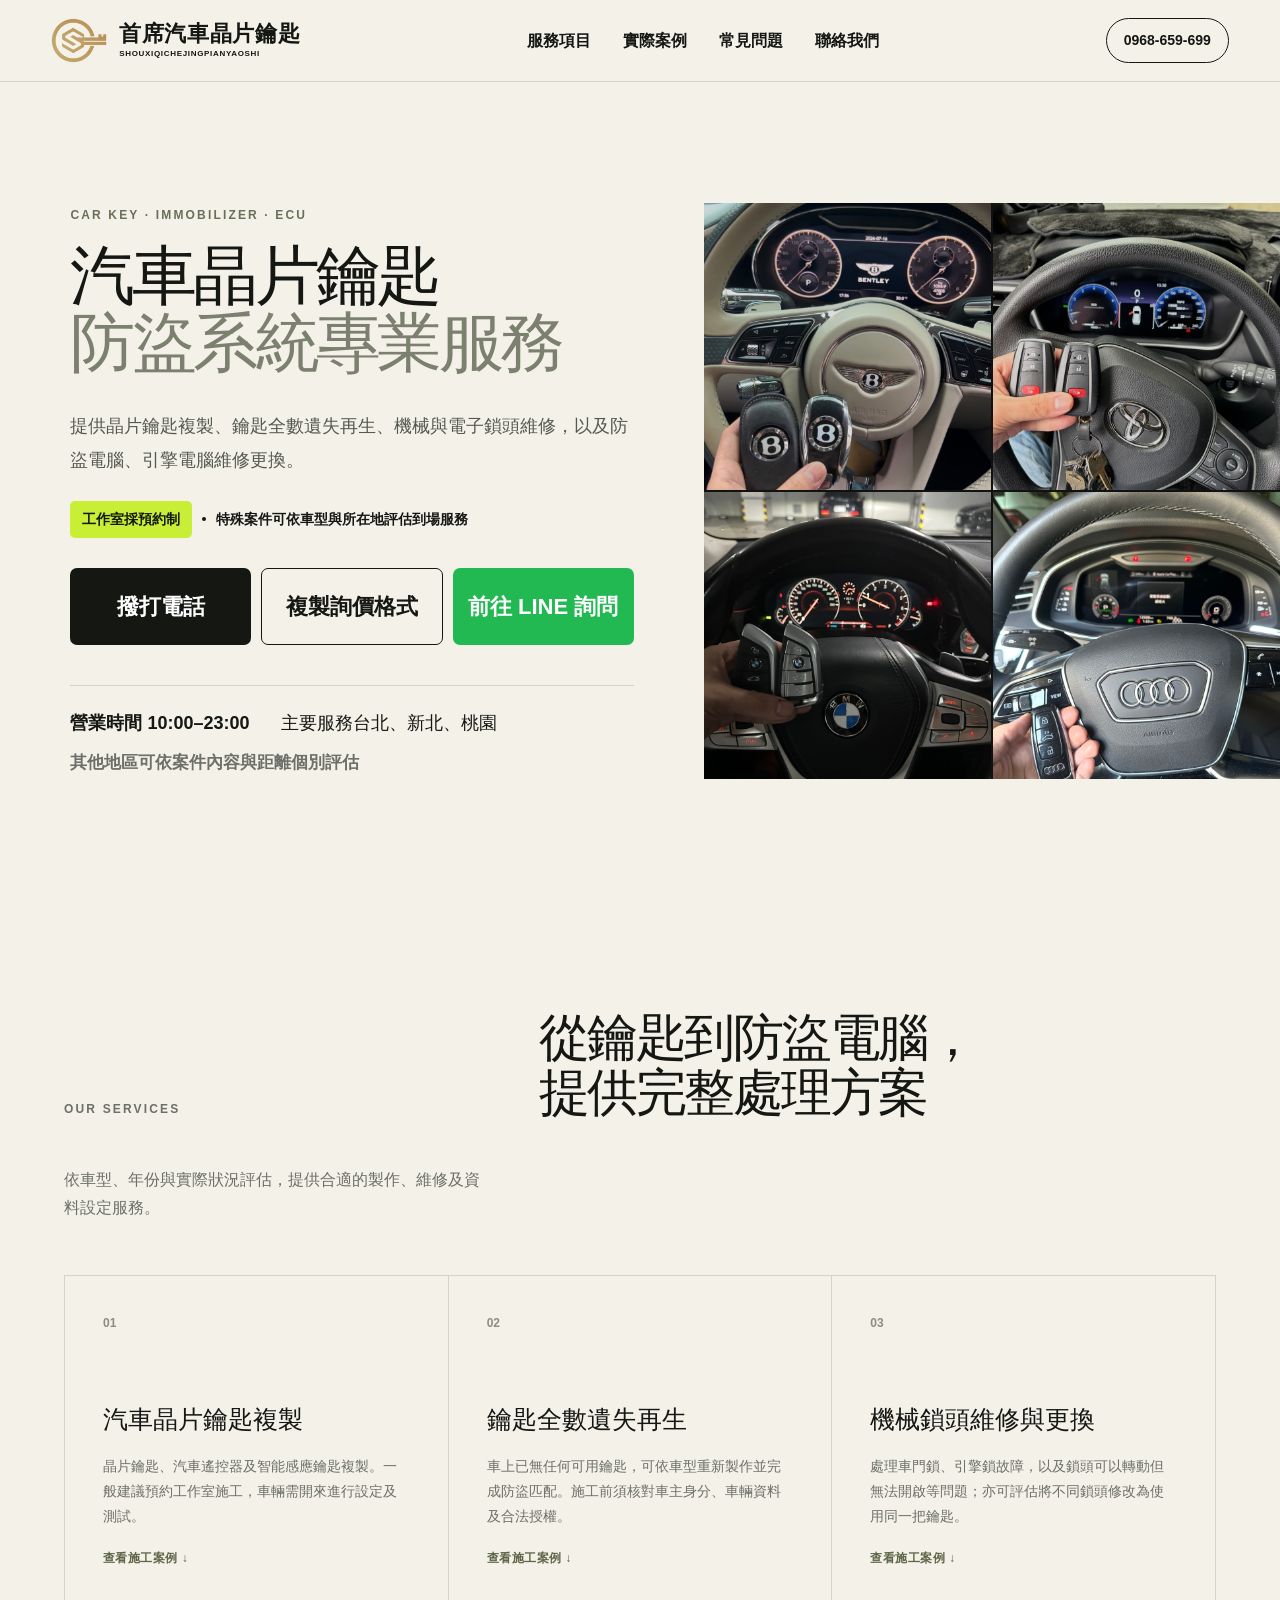
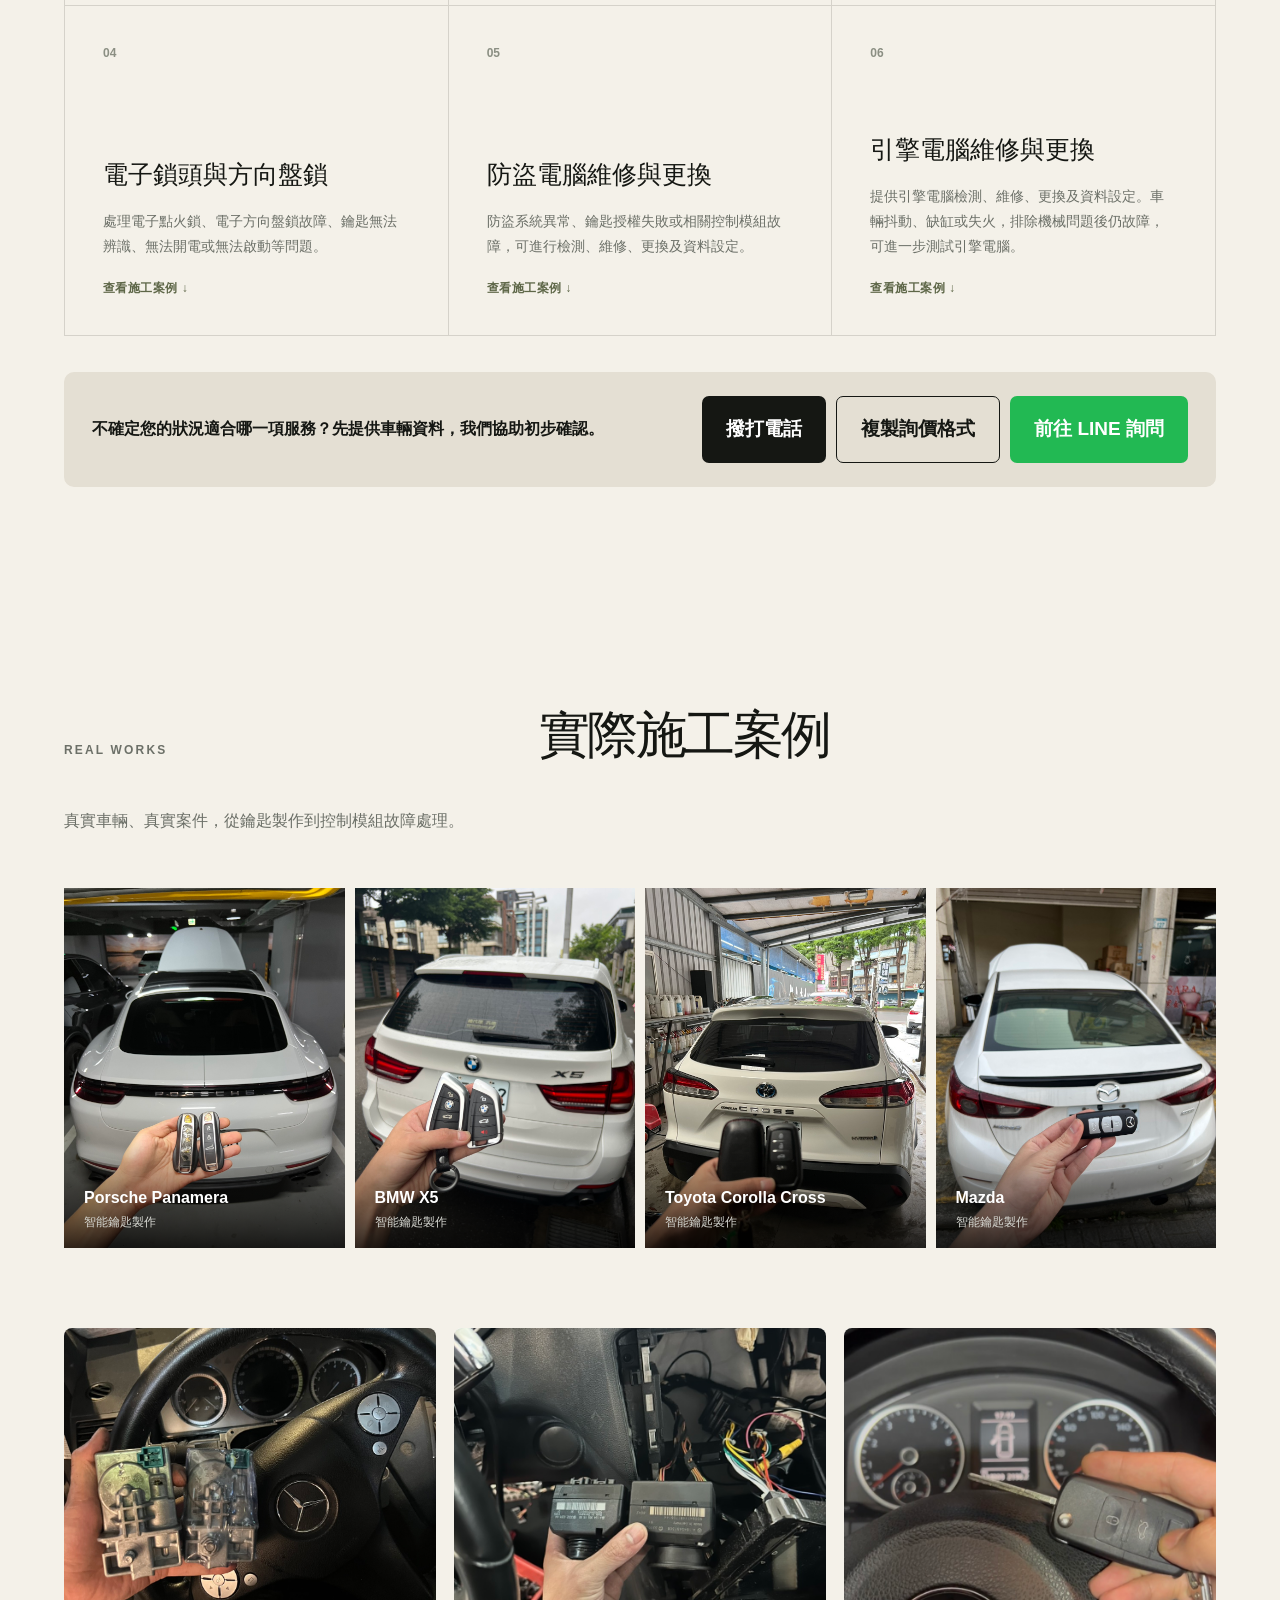
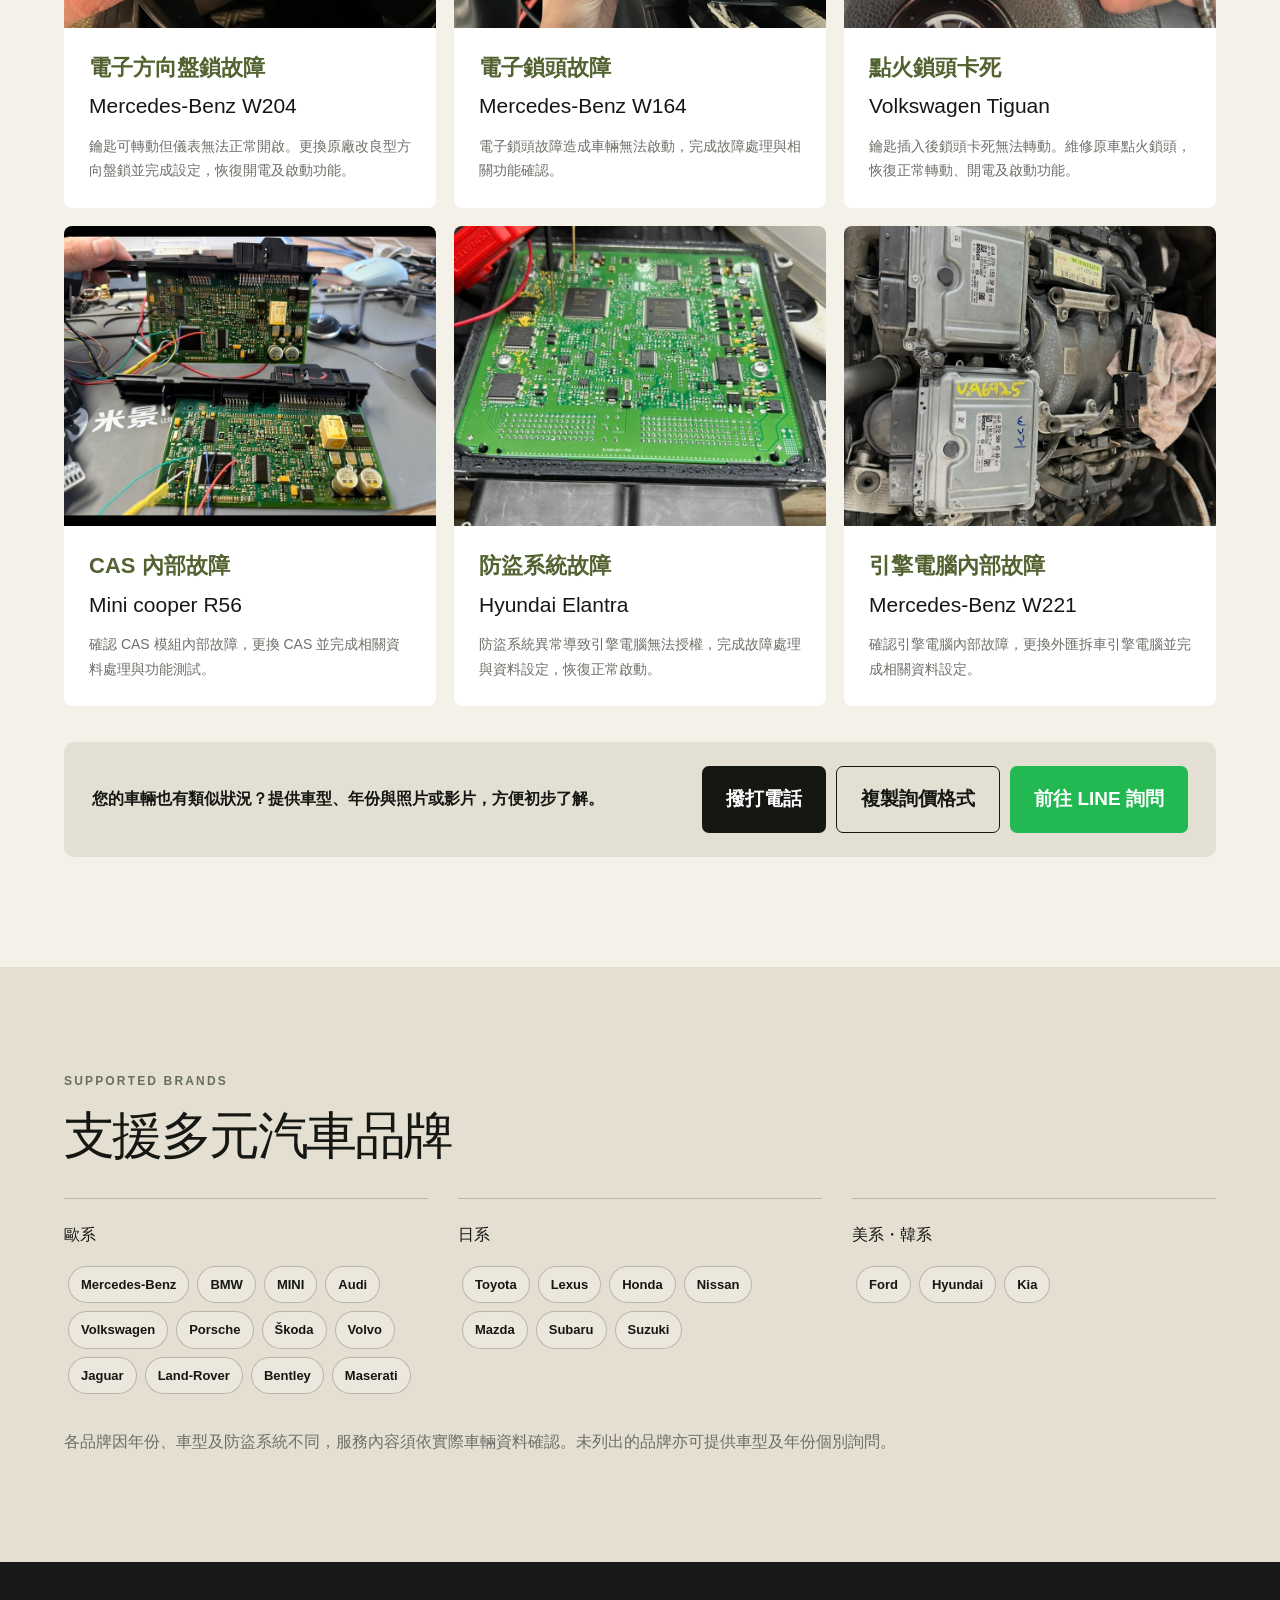
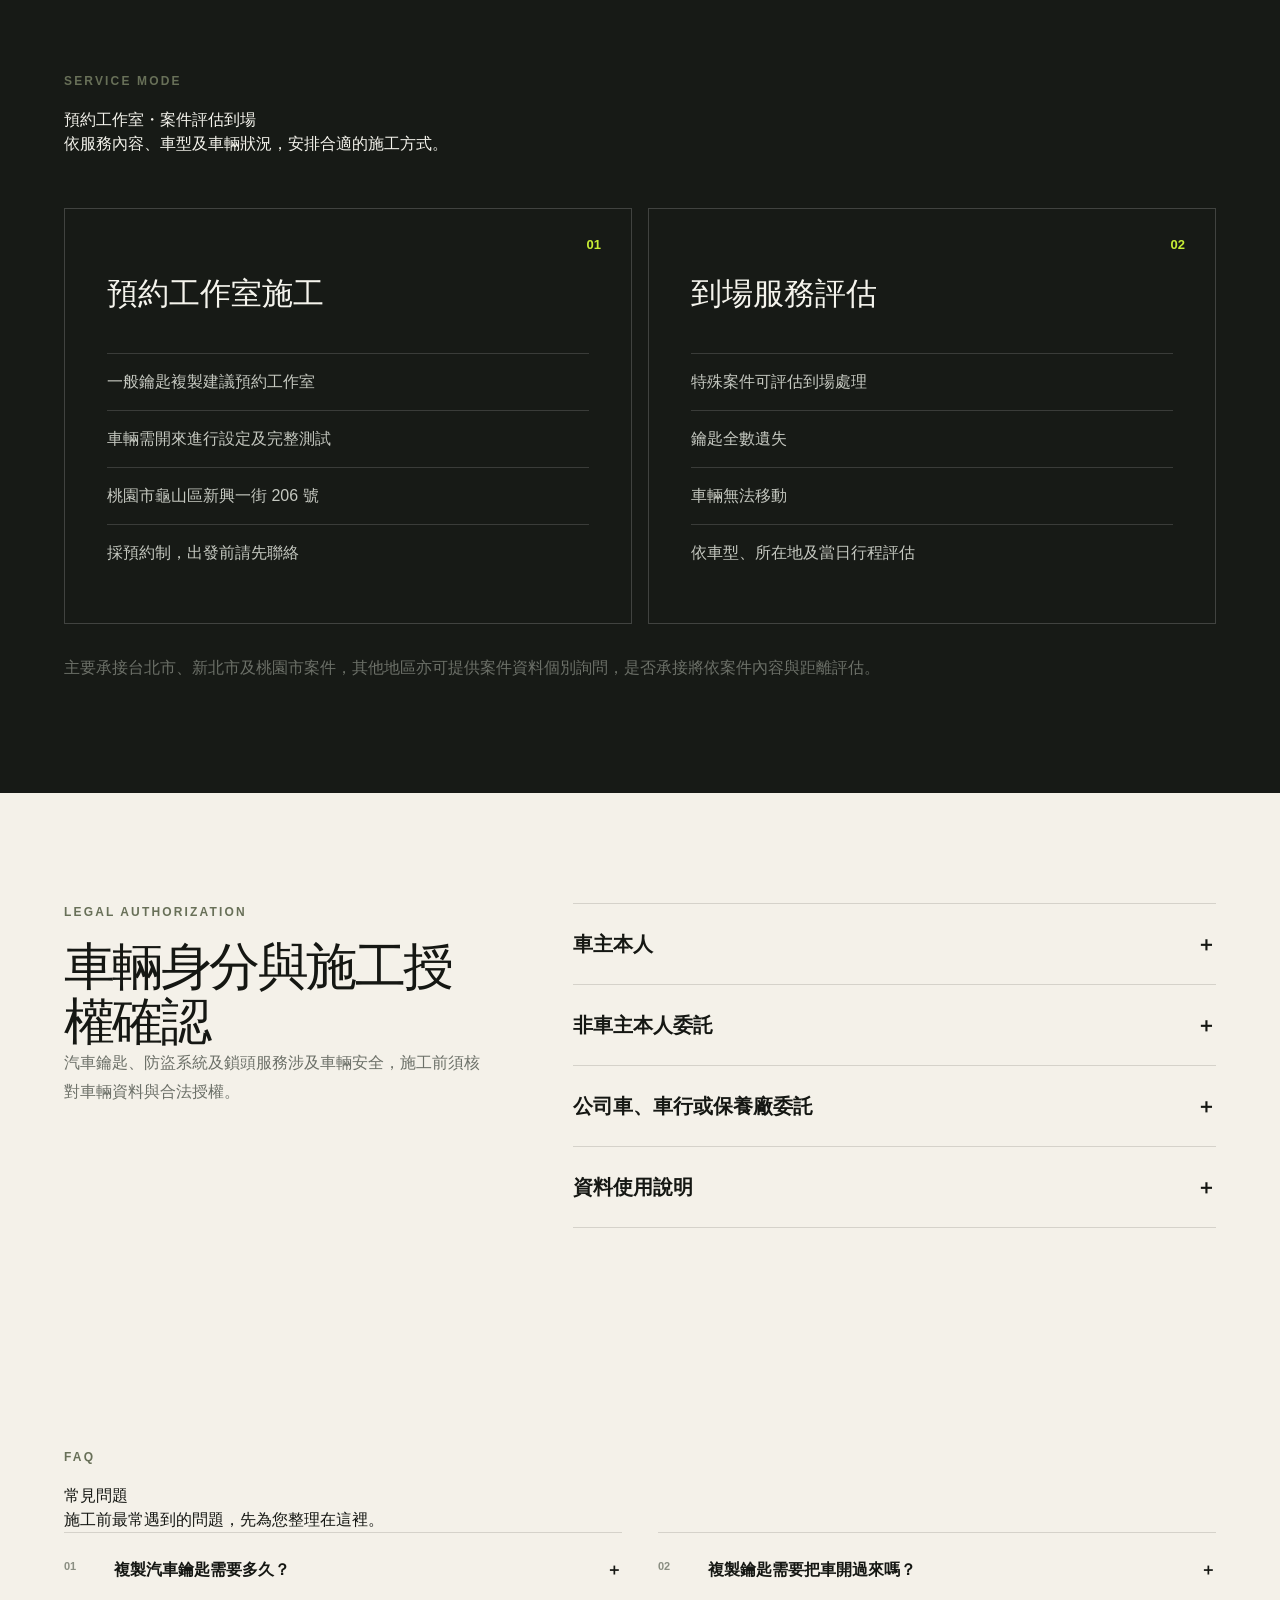
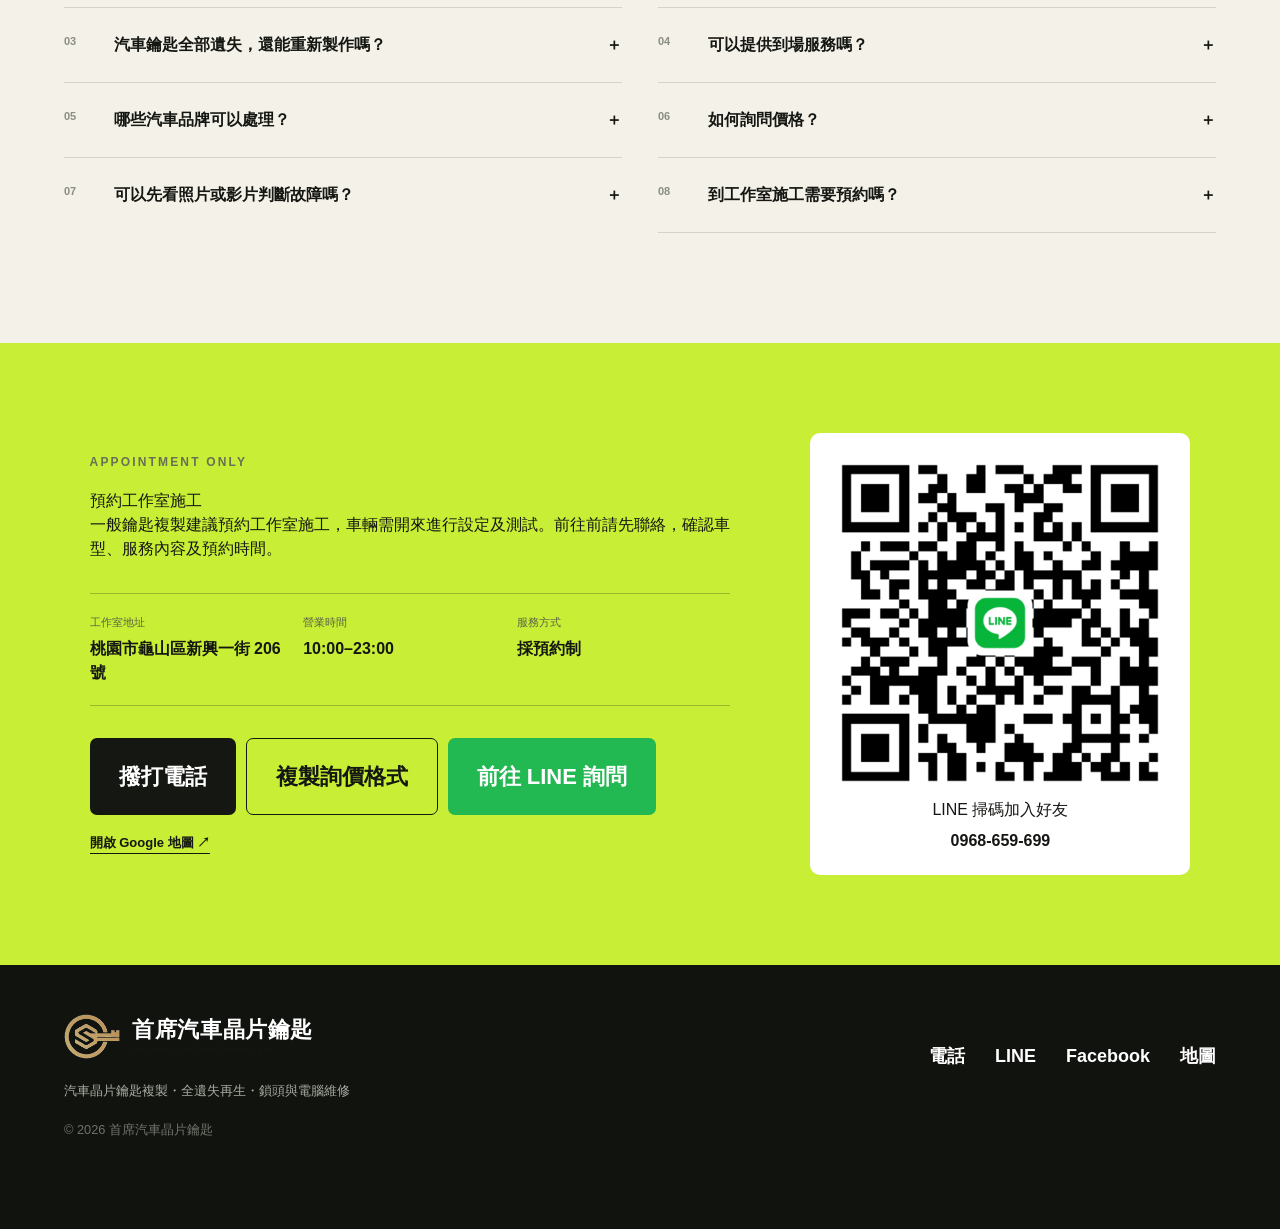
<file: index.html>
<!doctype html>
<html lang="zh-Hant">
<head>
  <meta charset="utf-8">
  <meta name="viewport" content="width=device-width, initial-scale=1">
  <!-- Google Tag Manager -->
  <script>(function(w,d,s,l,i){w[l]=w[l]||[];w[l].push({'gtm.start':
  new Date().getTime(),event:'gtm.js'});var f=d.getElementsByTagName(s)[0],
  j=d.createElement(s),dl=l!='dataLayer'?'&l='+l:'';j.async=true;j.src=
  'https://www.googletagmanager.com/gtm.js?id='+i+dl;f.parentNode.insertBefore(j,f);
  })(window,document,'script','dataLayer','GTM-NBX857CV');</script>
  <!-- End Google Tag Manager -->
  <title>桃園汽車晶片鑰匙複製、全遺失與鎖頭維修｜首席汽車晶片鑰匙</title>
  <meta name="description" content="提供汽車晶片鑰匙複製、智能鑰匙全遺失再生、機械鎖頭、電子方向盤鎖、防盜電腦及引擎電腦維修。工作室位於桃園龜山，主要服務台北、新北及桃園，採預約制。">
  <meta name="keywords" content="桃園汽車晶片鑰匙,龜山汽車鑰匙,汽車鑰匙複製,汽車鑰匙全遺失,汽車鎖頭維修,電子方向盤鎖維修,防盜電腦維修,引擎電腦維修">
  <meta name="robots" content="index, follow">
  <link rel="canonical" href="https://carkey.help/">
  <link rel="icon" href="images/logo-mark.png">
  <link rel="apple-touch-icon" href="images/logo-mark.png">
  <meta property="og:title" content="桃園汽車晶片鑰匙複製、全遺失與鎖頭維修｜首席汽車晶片鑰匙">
  <meta property="og:description" content="提供汽車晶片鑰匙複製、智能鑰匙全遺失再生、機械鎖頭、電子方向盤鎖、防盜電腦及引擎電腦維修。工作室位於桃園龜山，主要服務台北、新北及桃園，採預約制。">
  <meta property="og:url" content="https://carkey.help/">
  <meta property="og:site_name" content="首席汽車晶片鑰匙">
  <meta property="og:type" content="website">
  <meta property="og:locale" content="zh_TW">
  <meta property="og:image" content="https://carkey.help/images/hero-bentley.jpg">
  <meta property="og:image:alt" content="首席汽車晶片鑰匙服務案例">
  <meta name="twitter:card" content="summary_large_image">
  <meta name="twitter:title" content="桃園汽車晶片鑰匙複製、全遺失與鎖頭維修｜首席汽車晶片鑰匙">
  <meta name="twitter:description" content="汽車晶片鑰匙複製、全遺失再生、鎖頭、防盜電腦及引擎電腦維修。">
  <meta name="twitter:image" content="https://carkey.help/images/hero-bentley.jpg">
  <script type="application/ld+json">
  {"@context":"https://schema.org","@type":"LocalBusiness","@id":"https://carkey.help/#business","name":"首席汽車晶片鑰匙","url":"https://carkey.help/","image":"https://carkey.help/images/hero-bentley.jpg","logo":"https://carkey.help/images/logo-mark.png","telephone":"+886-968-659-699","description":"汽車晶片鑰匙複製、全遺失再生、機械與電子鎖頭、防盜電腦及引擎電腦維修。","address":{"@type":"PostalAddress","streetAddress":"新興一街206號","addressLocality":"龜山區","addressRegion":"桃園市","addressCountry":"TW"},"openingHours":"Mo-Su 10:00-23:00","areaServed":["台北市","新北市","桃園市"],"sameAs":["https://www.facebook.com/profile.php?id=100082977680692","https://line.me/ti/p/Nu9ENJ66Ew"]}
  </script>
  <!-- Google tag (gtag.js) -->
  <script async src="https://www.googletagmanager.com/gtag/js?id=G-WDZBRLLWKF"></script>
  <script>
    window.dataLayer = window.dataLayer || [];
    function gtag(){dataLayer.push(arguments);}
    gtag('js', new Date());
    // Google Analytics
    gtag('config', 'G-WDZBRLLWKF');
    // Google Ads 基本追蹤
    gtag('config', 'AW-10944580448');
  </script>
  <!-- Google Ads 轉換追蹤事件 -->
  <script>window.addEventListener('load',function(){document.querySelectorAll('a[href*="tel:"]').forEach(function(phoneLink){phoneLink.addEventListener('click',function(){gtag('event','conversion',{'send_to':'AW-10944580448/S9XFCK-IxYAbEOCW5OIo'});});});});</script>
  <script>window.addEventListener('load',function(){document.querySelectorAll('a[href*="maps"]').forEach(function(mapLink){mapLink.addEventListener('click',function(){gtag('event','conversion',{'send_to':'AW-10944580448/Tij5CNaIxYAbEOCW5OIo'});});});});</script>
  <script>window.addEventListener('load',function(){document.querySelectorAll('a[href*="www.facebook.com"]').forEach(function(FBClick){FBClick.addEventListener('click',function(){gtag('event','conversion',{'send_to':'AW-10944580448/E-RQCNOIxYAbEOCW5OIo'});});});});</script>
  <script>window.addEventListener('load',function(){document.querySelectorAll('a[href*="line.me"]').forEach(function(lineClick){lineClick.addEventListener('click',function(){gtag('event','conversion',{'send_to':'AW-10944580448/aaseCNCIxYAbEOCW5OIo'});});});});</script>
  <link rel="stylesheet" href="assets/style.css">
  <script src="assets/script.js" defer></script>
</head>
<body>
  <!-- Google Tag Manager (noscript) -->
  <noscript><iframe src="https://www.googletagmanager.com/ns.html?id=GTM-NBX857CV" height="0" width="0" style="display:none;visibility:hidden"></iframe></noscript>
  <!-- End Google Tag Manager (noscript) -->
  <header class="site-header">
    <a class="brand" href="#top" aria-label="首席汽車晶片鑰匙・回到首頁"><img class="brand-logo-mark" src="images/logo-mark.png" alt=""><span class="brand-wordmark">首席汽車晶片鑰匙<small>SHOUXIQICHEJINGPIANYAOSHI</small></span></a>
    <nav aria-label="主要導覽"><a href="#services">服務項目</a><a href="#cases">實際案例</a><a href="#faq">常見問題</a><a href="#contact">聯絡我們</a></nav>
    <a class="header-call" href="tel:0968659699">0968-659-699</a>
  </header>
  <main>
    <section class="hero" id="top">
      <div class="hero-copy"><p class="eyebrow">CAR KEY · IMMOBILIZER · ECU</p><h1>汽車晶片鑰匙<br><em>防盜系統專業服務</em></h1><p class="hero-lead">提供晶片鑰匙複製、鑰匙全數遺失再生、機械與電子鎖頭維修，以及防盜電腦、引擎電腦維修更換。</p><div class="hero-note"><span>工作室採預約制</span><i></i>特殊案件可依車型與所在地評估到場服務</div><div class="contact-buttons"><a class="button button-phone" href="tel:0968659699">撥打電話</a><button class="button button-copy" type="button">複製詢價格式</button><a class="button button-line" href="https://line.me/ti/p/Nu9ENJ66Ew" target="_blank" rel="noreferrer">前往 LINE 詢問</a></div><div class="info-strip"><strong>營業時間 10:00–23:00</strong><span>主要服務台北、新北、桃園</span><small>其他地區可依案件內容與距離個別評估</small></div></div>
      <div class="hero-image-grid" aria-label="汽車方向盤與智能鑰匙案例"><figure><img src="images/hero-bentley.jpg" alt="Bentley 智能鑰匙"></figure><figure><img src="images/hero-toyota.jpg" alt="Toyota 智能鑰匙"></figure><figure><img src="images/hero-bmw.jpg" alt="BMW 智能鑰匙"></figure><figure><img src="images/hero-audi.jpg" alt="Audi 智能鑰匙"></figure></div>
    </section>
    <section class="section" id="services">
      <div class="section-head"><p class="eyebrow">OUR SERVICES</p><h2>從鑰匙到防盜電腦，<br>提供完整處理方案</h2><p>依車型、年份與實際狀況評估，提供合適的製作、維修及資料設定服務。</p></div>
      <div class="service-grid">
        <a class="service-card" href="#key-cases"><span>01</span><h3>汽車晶片鑰匙複製</h3><p>晶片鑰匙、汽車遙控器及智能感應鑰匙複製。一般建議預約工作室施工，車輛需開來進行設定及測試。</p><b class="service-link">查看施工案例 ↓</b></a>
        <a class="service-card" href="#key-cases"><span>02</span><h3>鑰匙全數遺失再生</h3><p>車上已無任何可用鑰匙，可依車型重新製作並完成防盜匹配。施工前須核對車主身分、車輛資料及合法授權。</p><b class="service-link">查看施工案例 ↓</b></a>
        <a class="service-card" href="#tiguan-case" data-mobile-target="tiguan-case"><span>03</span><h3>機械鎖頭維修與更換</h3><p>處理車門鎖、引擎鎖故障，以及鎖頭可以轉動但無法開啟等問題；亦可評估將不同鎖頭修改為使用同一把鑰匙。</p><b class="service-link">查看施工案例 ↓</b></a>
        <a class="service-card" href="#lock-cases"><span>04</span><h3>電子鎖頭與方向盤鎖</h3><p>處理電子點火鎖、電子方向盤鎖故障、鑰匙無法辨識、無法開電或無法啟動等問題。</p><b class="service-link">查看施工案例 ↓</b></a>
        <a class="service-card" href="#computer-cases"><span>05</span><h3>防盜電腦維修與更換</h3><p>防盜系統異常、鑰匙授權失敗或相關控制模組故障，可進行檢測、維修、更換及資料設定。</p><b class="service-link">查看施工案例 ↓</b></a>
        <a class="service-card" href="#elantra-case" data-mobile-target="elantra-case"><span>06</span><h3>引擎電腦維修與更換</h3><p>提供引擎電腦檢測、維修、更換及資料設定。車輛抖動、缺缸或失火，排除機械問題後仍故障，可進一步測試引擎電腦。</p><b class="service-link">查看施工案例 ↓</b></a>
      </div>
      <div class="section-cta"><p>不確定您的狀況適合哪一項服務？先提供車輛資料，我們協助初步確認。</p><div class="contact-buttons compact"><a class="button button-phone" href="tel:0968659699">撥打電話</a><button class="button button-copy" type="button">複製詢價格式</button><a class="button button-line" href="https://line.me/ti/p/Nu9ENJ66Ew" target="_blank" rel="noreferrer">前往 LINE 詢問</a></div></div>
    </section>
    <section class="section cases-section" id="cases">
      <div class="section-head"><p class="eyebrow">REAL WORKS</p><h2>實際施工案例</h2><p>真實車輛、真實案件，從鑰匙製作到控制模組故障處理。</p></div>
      <div class="key-cases-grid" id="key-cases"><figure><img src="images/key-panamera.jpg" alt="Porsche Panamera 智能鑰匙案例"><figcaption><strong>Porsche Panamera</strong><span>智能鑰匙製作</span></figcaption></figure><figure><img src="images/key-bmw.jpg" alt="BMW X5 智能鑰匙案例"><figcaption><strong>BMW X5</strong><span>智能鑰匙製作</span></figcaption></figure><figure><img src="images/key-toyota.jpg" alt="Toyota Corolla Cross 智能鑰匙案例"><figcaption><strong>Toyota Corolla Cross</strong><span>智能鑰匙製作</span></figcaption></figure><figure><img src="images/key-mazda.jpg" alt="Mazda 智能鑰匙案例"><figcaption><strong>Mazda</strong><span>智能鑰匙製作</span></figcaption></figure></div>
      <div class="repair-grid" id="lock-cases">
        <article class="case-card"><img src="images/case-w204.jpg" alt="Mercedes-Benz W204 電子方向盤鎖故障"><div><span>電子方向盤鎖故障</span><h3>Mercedes-Benz W204</h3><p>鑰匙可轉動但儀表無法正常開啟。更換原廠改良型方向盤鎖並完成設定，恢復開電及啟動功能。</p></div></article>
        <article class="case-card"><img src="images/case-w164.jpg" alt="Mercedes-Benz W164 電子鎖頭故障"><div><span>電子鎖頭故障</span><h3>Mercedes-Benz W164</h3><p>電子鎖頭故障造成車輛無法啟動，完成故障處理與相關功能確認。</p></div></article>
        <article class="case-card" id="tiguan-case"><img src="images/case-tiguan.jpg" alt="Volkswagen Tiguan 點火鎖頭卡死"><div><span>點火鎖頭卡死</span><h3>Volkswagen Tiguan</h3><p>鑰匙插入後鎖頭卡死無法轉動。維修原車點火鎖頭，恢復正常轉動、開電及啟動功能。</p></div></article>
        <article class="case-card" id="computer-cases"><img src="images/case-mini.jpg" alt="Mini cooper R56 CAS 內部故障"><div><span>CAS 內部故障</span><h3>Mini cooper R56</h3><p>確認 CAS 模組內部故障，更換 CAS 並完成相關資料處理與功能測試。</p></div></article>
        <article class="case-card" id="elantra-case"><img src="images/case-hyundai.jpg" alt="Hyundai Elantra 防盜系統故障"><div><span>防盜系統故障</span><h3>Hyundai Elantra</h3><p>防盜系統異常導致引擎電腦無法授權，完成故障處理與資料設定，恢復正常啟動。</p></div></article>
        <article class="case-card"><img src="images/case-w221.jpg" alt="Mercedes-Benz W221 引擎電腦內部故障"><div><span>引擎電腦內部故障</span><h3>Mercedes-Benz W221</h3><p>確認引擎電腦內部故障，更換外匯拆車引擎電腦並完成相關資料設定。</p></div></article>
      </div>
      <div class="section-cta"><p>您的車輛也有類似狀況？提供車型、年份與照片或影片，方便初步了解。</p><div class="contact-buttons compact"><a class="button button-phone" href="tel:0968659699">撥打電話</a><button class="button button-copy" type="button">複製詢價格式</button><a class="button button-line" href="https://line.me/ti/p/Nu9ENJ66Ew" target="_blank" rel="noreferrer">前往 LINE 詢問</a></div></div>
    </section>
    <section class="section brands-section"><div class="section-heading"><p class="eyebrow">SUPPORTED BRANDS</p><h2>支援多元汽車品牌</h2></div><div class="brand-groups"><div><h3>歐系</h3><p>Mercedes-Benz</p><p>BMW</p><p>MINI</p><p>Audi</p><p>Volkswagen</p><p>Porsche</p><p>Škoda</p><p>Volvo</p><p>Jaguar</p><p>Land-Rover</p><p>Bentley</p><p>Maserati</p></div><div><h3>日系</h3><p>Toyota</p><p>Lexus</p><p>Honda</p><p>Nissan</p><p>Mazda</p><p>Subaru</p><p>Suzuki</p></div><div><h3>美系・韓系</h3><p>Ford</p><p>Hyundai</p><p>Kia</p></div></div><p class="section-note">各品牌因年份、車型及防盜系統不同，服務內容須依實際車輛資料確認。未列出的品牌亦可提供車型及年份個別詢問。</p></section>
    <section class="section service-mode-section"><div class="section-heading"><p class="eyebrow">SERVICE MODE</p><h2>預約工作室・案件評估到場</h2><p>依服務內容、車型及車輛狀況，安排合適的施工方式。</p></div><div class="mode-grid"><article><span>01</span><h3>預約工作室施工</h3><ul><li>一般鑰匙複製建議預約工作室</li><li>車輛需開來進行設定及完整測試</li><li>桃園市龜山區新興一街 206 號</li><li>採預約制，出發前請先聯絡</li></ul></article><article><span>02</span><h3>到場服務評估</h3><ul><li>特殊案件可評估到場處理</li><li>鑰匙全數遺失</li><li>車輛無法移動</li><li>依車型、所在地及當日行程評估</li></ul></article></div><p class="section-note">主要承接台北市、新北市及桃園市案件，其他地區亦可提供案件資料個別詢問，是否承接將依案件內容與距離評估。</p></section>
    <section class="auth-section"><div class="auth-intro"><p class="eyebrow">LEGAL AUTHORIZATION</p><h2>車輛身分與施工授權確認</h2><p>汽車鑰匙、防盜系統及鎖頭服務涉及車輛安全，施工前須核對車輛資料與合法授權。</p></div><div class="auth-list"><details><summary>車主本人<span aria-hidden="true">＋</span></summary><ul><li>可核對身分的證件</li><li>車輛行照或相關車籍資料</li></ul></details><details><summary>非車主本人委託<span aria-hidden="true">＋</span></summary><ul><li>委託人可核對身分的證件</li><li>車輛行照或相關車籍資料</li><li>車主授權文字或相關證明</li><li>車主須配合視訊，或提供手持證件自拍及授權文字截圖</li></ul></details><details><summary>公司車、車行或保養廠委託<span aria-hidden="true">＋</span></summary><ul><li>公司、車行或保養廠基本資料</li><li>車輛行照、維修工單或授權證明</li><li>必要時配合聯絡車主確認</li></ul></details><details><summary>資料使用說明<span aria-hidden="true">＋</span></summary><p>資料僅用於確認案件合法性、施工授權、案件紀錄及必要的爭議處理，並於必要期間內妥善留存，不作行銷或其他無關用途。</p></details></div></section>
    <section class="section faq-section" id="faq"><div class="section-heading"><p class="eyebrow">FAQ</p><h2>常見問題</h2><p>施工前最常遇到的問題，先為您整理在這裡。</p></div><div class="faq-list">
      <details><summary><b>01</b>複製汽車鑰匙需要多久？<span aria-hidden="true">＋</span></summary><p>一般約需 20～60 分鐘，實際時間會依車輛品牌、車型、年份、鑰匙種類及設定方式而有所不同。部分特殊車型可能需要較長的處理時間。</p></details>
      <details><summary><b>02</b>複製鑰匙需要把車開過來嗎？<span aria-hidden="true">＋</span></summary><p>需要。汽車晶片鑰匙及智能鑰匙通常必須配合車輛進行設定，完成後也需要實際測試開鎖、上鎖、感應及啟動功能。一般建議提前預約，並將車輛開至工作室施工。</p></details>
      <details><summary><b>03</b>汽車鑰匙全部遺失，還能重新製作嗎？<span aria-hidden="true">＋</span></summary><p>可以。多數車型即使鑰匙全部遺失，仍可依車輛防盜系統及車籍資料重新製作與設定鑰匙。施工前須核對車主身分、車輛資料及合法授權。</p></details>
      <details><summary><b>04</b>可以提供到場服務嗎？<span aria-hidden="true">＋</span></summary><p>可以評估。鑰匙全數遺失、車輛無法移動或其他需要現場處理的案件，可依車型、車輛所在地、案件內容及當日行程評估到場服務。一般鑰匙複製建議預約工作室施工。</p></details>
      <details><summary><b>05</b>哪些汽車品牌可以處理？<span aria-hidden="true">＋</span></summary><p>提供國產、日系、韓系及歐系車輛的汽車晶片鑰匙、遙控器、智能鑰匙、防盜系統與相關維修服務。不同年份及車型使用的系統不同，仍須依實際車型與案件內容確認。</p></details>
      <details><summary><b>06</b>如何詢問價格？<span aria-hidden="true">＋</span></summary><p>請提供車輛品牌、車型、出廠年份、目前是否還有可用鑰匙、車輛啟動方式、車輛所在地及需要處理的問題。如有鑰匙或故障情況，請一併提供照片或影片。</p><div class="contact-buttons compact"><a class="button button-phone" href="tel:0968659699">撥打電話</a><button class="button button-copy" type="button">複製詢價格式</button><a class="button button-line" href="https://line.me/ti/p/Nu9ENJ66Ew" target="_blank" rel="noreferrer">前往 LINE 詢問</a></div></details>
      <details><summary><b>07</b>可以先看照片或影片判斷故障嗎？<span aria-hidden="true">＋</span></summary><p>可以先提供車型、年份及故障照片或影片，方便初步了解。照片或影片僅能作為初步判斷，實際故障原因及處理方式仍須依車輛檢測結果確認。</p></details>
      <details><summary><b>08</b>到工作室施工需要預約嗎？<span aria-hidden="true">＋</span></summary><p>需要。工作室採預約制，前往前請先透過電話或 LINE 聯絡，確認車型、服務內容及預約時間。</p></details>
    </div></section>
    <section class="contact-section" id="contact"><div><p class="eyebrow">APPOINTMENT ONLY</p><h2>預約工作室施工</h2><p>一般鑰匙複製建議預約工作室施工，車輛需開來進行設定及測試。前往前請先聯絡，確認車型、服務內容及預約時間。</p><dl><div><dt>工作室地址</dt><dd>桃園市龜山區新興一街 206 號</dd></div><div><dt>營業時間</dt><dd>10:00–23:00</dd></div><div><dt>服務方式</dt><dd>採預約制</dd></div></dl><div class="contact-buttons"><a class="button button-phone" href="tel:0968659699">撥打電話</a><button class="button button-copy" type="button">複製詢價格式</button><a class="button button-line" href="https://line.me/ti/p/Nu9ENJ66Ew" target="_blank" rel="noreferrer">前往 LINE 詢問</a></div><a class="map-link" href="https://www.google.com/maps/search/?api=1&amp;query=%E6%A1%83%E5%9C%92%E5%B8%82%E9%BE%9C%E5%B1%B1%E5%8D%80%E6%96%B0%E8%88%88%E4%B8%80%E8%A1%97206%E8%99%9F" target="_blank" rel="noreferrer">開啟 Google 地圖 ↗</a></div><aside><img src="images/line-qr.jpg" alt="首席汽車晶片鑰匙 LINE QR Code"><p>LINE 掃碼加入好友</p><strong>0968-659-699</strong></aside></section>
  </main>
  <footer><a class="brand" href="#top"><img class="brand-logo-mark" src="images/logo-mark.png" alt=""><span class="brand-wordmark">首席汽車晶片鑰匙<small>SHOUXIQICHEJINGPIANYAOSHI</small></span></a><p>汽車晶片鑰匙複製・全遺失再生・鎖頭與電腦維修</p><nav aria-label="頁尾導覽"><a href="tel:0968659699">電話</a><a href="https://line.me/ti/p/Nu9ENJ66Ew">LINE</a><a href="https://www.facebook.com/profile.php?id=100082977680692" target="_blank" rel="noreferrer">Facebook</a><a href="https://www.google.com/maps/search/?api=1&amp;query=%E6%A1%83%E5%9C%92%E5%B8%82%E9%BE%9C%E5%B1%B1%E5%8D%80%E6%96%B0%E8%88%88%E4%B8%80%E8%A1%97206%E8%99%9F">地圖</a></nav><small>© 2026 首席汽車晶片鑰匙</small></footer>
  <nav class="mobile-actions" aria-label="手機快速聯絡"><a href="tel:0968659699">撥打電話</a><a href="https://line.me/ti/p/Nu9ENJ66Ew">LINE 詢問</a></nav>
</body>
</html>
</file>
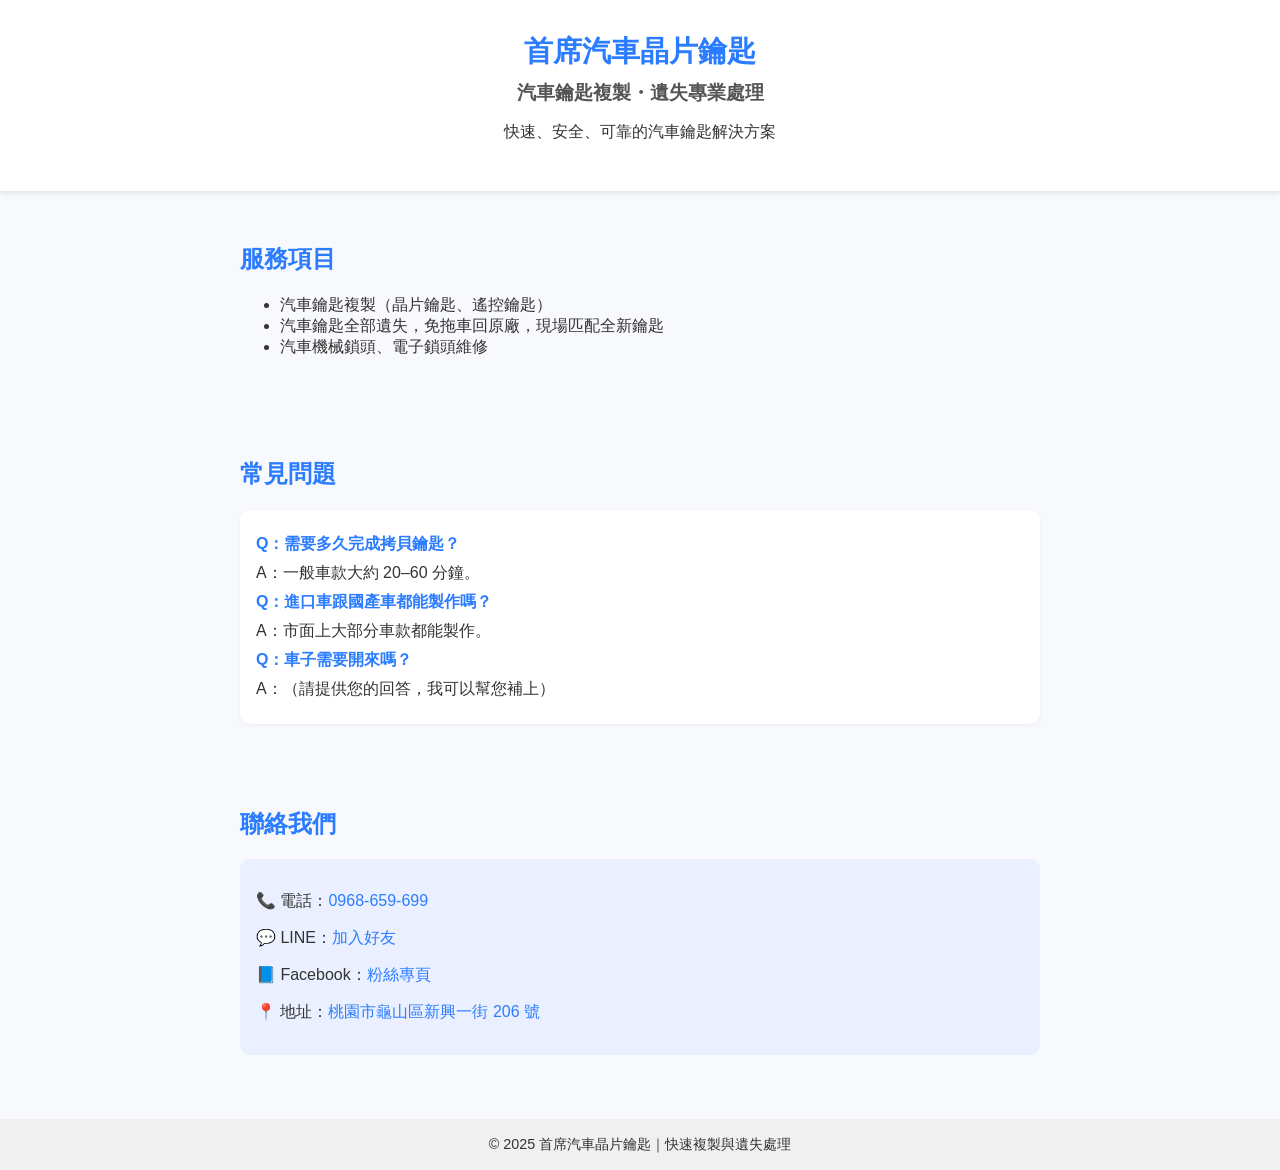
<file: car_key/index.html>
<!DOCTYPE html>
<html lang="zh-Hant">
<head>
  <meta charset="UTF-8" />
  <meta name="viewport" content="width=device-width, initial-scale=1.0" />
  <title>首席汽車晶片鑰匙｜汽車鑰匙服務｜快速複製與遺失處理</title>
  <style>
    body {
      font-family: Arial, sans-serif;
      background-color: #f7f9fc;
      color: #333;
      margin: 0;
      padding: 0;
    }
    header {
      background-color: #ffffff;
      padding: 2rem 1rem;
      text-align: center;
      box-shadow: 0 2px 6px rgba(0,0,0,0.1);
    }
    header h1 {
      margin: 0;
      color: #2b7cff;
      font-size: 1.8rem;
    }
    header h2 {
      margin: 0.5rem 0 0;
      font-size: 1.2rem;
      color: #555;
    }
    .section {
      padding: 2rem 1rem;
      max-width: 800px;
      margin: auto;
    }
    .section h2 {
      color: #2b7cff;
    }
    .contact {
      background-color: #eaf0ff;
      padding: 1rem;
      border-radius: 10px;
      margin-top: 1rem;
    }
    .faq {
      background-color: #fff;
      padding: 1rem;
      border-radius: 10px;
      box-shadow: 0 1px 4px rgba(0,0,0,0.05);
      margin-top: 1rem;
    }
    .faq p {
      margin: 0.5rem 0;
    }
    .faq p.q {
      font-weight: bold;
      color: #2b7cff;
    }
    a {
      color: #2b7cff;
      text-decoration: none;
    }
    a:hover {
      text-decoration: underline;
    }
    footer {
      text-align: center;
      padding: 1rem;
      font-size: 0.9rem;
      background-color: #f0f0f0;
      margin-top: 2rem;
    }
  </style>
</head>
<body>
  <header>
    <h1>首席汽車晶片鑰匙</h1>
    <h2>汽車鑰匙複製・遺失專業處理</h2>
    <p>快速、安全、可靠的汽車鑰匙解決方案</p>
  </header>

  <section class="section">
    <h2>服務項目</h2>
    <ul>
      <li>汽車鑰匙複製（晶片鑰匙、遙控鑰匙）</li>
      <li>汽車鑰匙全部遺失，免拖車回原廠，現場匹配全新鑰匙</li>
      <li>汽車機械鎖頭、電子鎖頭維修</li>
    </ul>
  </section>

  <section class="section">
    <h2>常見問題</h2>
    <div class="faq">
      <p class="q">Q：需要多久完成拷貝鑰匙？</p>
      <p>A：一般車款大約 20–60 分鐘。</p>
      <p class="q">Q：進口車跟國產車都能製作嗎？</p>
      <p>A：市面上大部分車款都能製作。</p>
      <p class="q">Q：車子需要開來嗎？</p>
      <p>A：（請提供您的回答，我可以幫您補上）</p>
    </div>
  </section>

  <section class="section">
    <h2>聯絡我們</h2>
    <div class="contact">
      <p>📞 電話：<a href="tel:0968659699">0968-659-699</a></p>
      <p>💬 LINE：<a href="https://line.me/ti/p/0968659699" target="_blank">加入好友</a></p>
      <p>📘 Facebook：<a href="https://www.facebook.com/profile.php?id=100082977680692&locale=zh_TW" target="_blank">粉絲專頁</a></p>
      <p>📍 地址：<a href="https://www.google.com.tw/maps/place/333桃園市龜山區新興一街206號/@25.0518932,121.3539899,17z/data=!4m6!3m5!1s0x3442a74afa0b1c57:0x7087eb2499612453!8m2!3d25.0518932!4d121.3565648!16s%2Fg%2F11l76cc7rs?entry=ttu&g_ep=EgoyMDI1MDQxMy4wIKXMDSoASAFQAw%3D%3D" target="_blank">桃園市龜山區新興一街 206 號</a></p>
    </div>
  </section>

  <footer>
    &copy; 2025 首席汽車晶片鑰匙｜快速複製與遺失處理
  </footer>
</body>
</html>
</file>
<file: assets/style.css>
/*! tailwindcss v4.2.1 | MIT License | https://tailwindcss.com */
@layer theme{:root,:host{--font-sans:ui-sans-serif, system-ui, sans-serif, "Apple Color Emoji", "Segoe UI Emoji", "Segoe UI Symbol", "Noto Color Emoji";--font-mono:ui-monospace, SFMono-Regular, Menlo, Monaco, Consolas, "Liberation Mono", "Courier New", monospace;--spacing:.25rem;--default-font-family:var(--font-sans);--default-mono-font-family:var(--font-mono)}}@layer base{*,:after,:before,::backdrop{box-sizing:border-box;border:0 solid;margin:0;padding:0}::file-selector-button{box-sizing:border-box;border:0 solid;margin:0;padding:0}html,:host{-webkit-text-size-adjust:100%;tab-size:4;line-height:1.5;font-family:var(--default-font-family,ui-sans-serif, system-ui, sans-serif, "Apple Color Emoji", "Segoe UI Emoji", "Segoe UI Symbol", "Noto Color Emoji");font-feature-settings:var(--default-font-feature-settings,normal);font-variation-settings:var(--default-font-variation-settings,normal);-webkit-tap-highlight-color:transparent}hr{height:0;color:inherit;border-top-width:1px}abbr:where([title]){-webkit-text-decoration:underline dotted;text-decoration:underline dotted}h1,h2,h3,h4,h5,h6{font-size:inherit;font-weight:inherit}a{color:inherit;-webkit-text-decoration:inherit;-webkit-text-decoration:inherit;-webkit-text-decoration:inherit;-webkit-text-decoration:inherit;text-decoration:inherit}b,strong{font-weight:bolder}code,kbd,samp,pre{font-family:var(--default-mono-font-family,ui-monospace, SFMono-Regular, Menlo, Monaco, Consolas, "Liberation Mono", "Courier New", monospace);font-feature-settings:var(--default-mono-font-feature-settings,normal);font-variation-settings:var(--default-mono-font-variation-settings,normal);font-size:1em}small{font-size:80%}sub,sup{vertical-align:baseline;font-size:75%;line-height:0;position:relative}sub{bottom:-.25em}sup{top:-.5em}table{text-indent:0;border-color:inherit;border-collapse:collapse}:-moz-focusring{outline:auto}progress{vertical-align:baseline}summary{display:list-item}ol,ul,menu{list-style:none}img,svg,video,canvas,audio,iframe,embed,object{vertical-align:middle;display:block}img,video{max-width:100%;height:auto}button,input,select,optgroup,textarea{font:inherit;font-feature-settings:inherit;font-variation-settings:inherit;letter-spacing:inherit;color:inherit;opacity:1;background-color:#0000;border-radius:0}::file-selector-button{font:inherit;font-feature-settings:inherit;font-variation-settings:inherit;letter-spacing:inherit;color:inherit;opacity:1;background-color:#0000;border-radius:0}:where(select:is([multiple],[size])) optgroup{font-weight:bolder}:where(select:is([multiple],[size])) optgroup option{padding-inline-start:20px}::file-selector-button{margin-inline-end:4px}::placeholder{opacity:1}@supports (not ((-webkit-appearance:-apple-pay-button))) or (contain-intrinsic-size:1px){::placeholder{color:currentColor}@supports (color:color-mix(in lab, red, red)){::placeholder{color:color-mix(in oklab, currentcolor 50%, transparent)}}}textarea{resize:vertical}::-webkit-search-decoration{-webkit-appearance:none}::-webkit-date-and-time-value{min-height:1lh;text-align:inherit}::-webkit-datetime-edit{display:inline-flex}::-webkit-datetime-edit-fields-wrapper{padding:0}::-webkit-datetime-edit{padding-block:0}::-webkit-datetime-edit-year-field{padding-block:0}::-webkit-datetime-edit-month-field{padding-block:0}::-webkit-datetime-edit-day-field{padding-block:0}::-webkit-datetime-edit-hour-field{padding-block:0}::-webkit-datetime-edit-minute-field{padding-block:0}::-webkit-datetime-edit-second-field{padding-block:0}::-webkit-datetime-edit-millisecond-field{padding-block:0}::-webkit-datetime-edit-meridiem-field{padding-block:0}::-webkit-calendar-picker-indicator{line-height:1}:-moz-ui-invalid{box-shadow:none}button,input:where([type=button],[type=reset],[type=submit]){appearance:button}::file-selector-button{appearance:button}::-webkit-inner-spin-button{height:auto}::-webkit-outer-spin-button{height:auto}[hidden]:where(:not([hidden=until-found])){display:none!important}}@layer components;@layer utilities{.visible{visibility:visible}.fixed{position:fixed}.relative{position:relative}.start{inset-inline-start:var(--spacing)}.block{display:block}.table{display:table}}:root{--ink:#151713;--paper:#f4f1e9;--cream:#e9e2d4;--lime:#c8ee35;--green:#22b953;--muted:#6c7068;--line:#15171324}*{box-sizing:border-box}html{scroll-behavior:smooth}body{background:var(--paper);color:var(--ink);margin:0;font-family:Noto Sans TC,PingFang TC,Microsoft JhengHei,Arial,sans-serif}a{color:inherit;text-decoration:none}button{font:inherit}img{max-width:100%;display:block}.eyebrow{letter-spacing:.18em;color:#687058;text-transform:uppercase;margin:0 0 18px;font-size:12px;font-weight:800}.section{max-width:1500px;margin:auto;padding:110px max(5vw,24px)}.site-header{border-bottom:1px solid var(--line);-webkit-backdrop-filter:blur(12px);backdrop-filter:blur(12px);z-index:20;background:#f4f1e9f0;justify-content:space-between;align-items:center;gap:32px;height:82px;padding:0 max(4vw,20px);display:flex;position:sticky;top:0}.brand,.footer-brand{letter-spacing:.04em;align-items:center;gap:12px;font-weight:900;display:flex}.brand-logo-mark{object-fit:contain;flex:none;width:56px;height:48px;display:block}.brand-wordmark{white-space:nowrap;font-size:22px;line-height:1.05;display:block}.brand .brand-wordmark small{letter-spacing:.085em;color:var(--ink);margin-top:5px;font-size:8px}.brand-mark{border:1px solid var(--ink);border-radius:50%;place-items:center;width:39px;height:39px;font-family:serif;font-size:20px;display:grid}.brand small,.footer-brand small{letter-spacing:.2em;color:var(--muted);margin-top:3px;font-size:9px;display:block}.site-header nav{gap:32px;font-size:16px;font-weight:800;display:flex}.site-header nav a:hover{opacity:.55}.header-call{border:1px solid var(--ink);border-radius:99px;padding:11px 17px;font-size:14px;font-weight:900}.hero{grid-template-columns:1.1fr .9fr;align-items:stretch;min-height:calc(100vh - 82px);display:grid}.hero-copy{flex-direction:column;justify-content:center;padding:clamp(56px,7vw,105px) clamp(25px,5.5vw,90px);display:flex}.hero h1{letter-spacing:-.055em;max-width:760px;margin:0;font-size:clamp(44px,5.1vw,82px);line-height:1.03}.hero h1 em{color:#7b806f;font-style:normal}.hero-lead{color:#555a51;max-width:680px;margin:32px 0 24px;font-size:clamp(16px,1.4vw,21px);line-height:1.9}.hero-note{flex-wrap:wrap;align-items:center;gap:10px;margin-bottom:30px;font-size:14px;font-weight:700;display:flex}.hero-note span{background:var(--lime);border-radius:5px;padding:8px 12px}.hero-note i{background:var(--ink);border-radius:50%;width:4px;height:4px}.hero-image-grid{aspect-ratio:1;background:#111;grid-template-rows:1fr 1fr;grid-template-columns:1fr 1fr;align-self:center;gap:2px;width:100%;min-width:0;display:grid;overflow:hidden}.hero-image-grid figure{min-height:0;margin:0;overflow:hidden}.hero-image-grid img{object-fit:cover;object-position:center;width:100%;height:100%}.contact-buttons{flex-wrap:wrap;gap:10px;display:flex}.hero .contact-buttons{grid-template-columns:repeat(3,minmax(0,1fr));width:100%;display:grid}.hero .contact-buttons .button{white-space:nowrap;width:100%}.button{cursor:pointer;border:0;border-radius:7px;justify-content:center;align-items:center;min-height:68px;padding:21px 29px;font-size:22px;font-weight:900;transition:all .2s;display:inline-flex}.button:hover{transform:translateY(-2px)}.button-phone{background:var(--ink);color:#fff}.button-copy{border:1px solid var(--ink);background:0 0}.button-line{background:var(--green);color:#fff}.info-strip{border-top:1px solid var(--line);grid-template-columns:auto 1fr;align-items:start;gap:12px 32px;margin-top:40px;padding-top:24px;font-size:18px;line-height:1.55;display:grid}.info-strip strong,.info-strip span,.info-strip small{display:block}.info-strip small{color:var(--muted);grid-column:1/-1;font-size:17px;font-weight:800}.section-head{justify-content:space-between;align-items:end;gap:45px;margin-bottom:52px;display:flex}.section-head h2,.brands-section h2,.auth-intro h2,.contact-copy h2{letter-spacing:-.05em;margin:0;font-size:clamp(38px,4vw,66px);line-height:1.08}.section-head>p{max-width:430px;color:var(--muted);margin:0;line-height:1.8}.service-grid{border-top:1px solid var(--line);border-left:1px solid var(--line);grid-template-columns:repeat(3,1fr);display:grid}.service-card{border-right:1px solid var(--line);border-bottom:1px solid var(--line);cursor:pointer;flex-direction:column;min-height:330px;padding:38px;transition:all .25s;display:flex}.service-card:hover{background:#fff;transform:translateY(-3px)}.service-card>span{color:#8b8f83;font-size:12px;font-weight:900}.service-card h3{margin:auto 0 18px;font-size:25px;line-height:1.3}.service-card p{color:var(--muted);margin:0;font-size:14px;line-height:1.8}.service-link{color:#5e6748;letter-spacing:.04em;margin-top:20px;font-size:12px}.section-cta{background:#e4dfd3;border-radius:10px;justify-content:space-between;align-items:center;gap:25px;margin-top:36px;padding:24px 28px;display:flex}.section-cta p{margin:0;font-weight:700}.contact-buttons.compact .button{min-height:60px;padding:18px 24px;font-size:19px}.service-mode{color:#f5f4ed;background:#171a16;padding:110px max(5vw,24px)}.service-mode>.section-head,.service-mode>.mode-grid,.service-mode>.region{max-width:1360px;margin-left:auto;margin-right:auto}.section-head.light>p,.section-head.light .eyebrow{color:#a9afa2}.mode-grid{grid-template-columns:1fr 1fr;gap:16px;display:grid}.mode-grid article{border:1px solid #ffffff2e;padding:42px;position:relative}.mode-grid b{color:var(--lime);font-size:13px;position:absolute;top:26px;right:30px}.mode-grid h3{margin:20px 0 10px;font-size:31px}.mode-grid strong{color:var(--lime)}.mode-grid ul{margin:35px 0 0;padding:0;list-style:none}.mode-grid li{color:#c5c8c0;border-top:1px solid #ffffff26;padding:16px 0}.region{background:var(--lime);color:var(--ink);justify-content:space-between;gap:25px;padding:24px 30px;display:flex;margin-top:20px!important}.region p{margin:0;font-size:14px}.key-gallery{grid-template-rows:360px;grid-template-columns:repeat(4,1fr);gap:10px;margin-bottom:80px;display:grid}.key-gallery,.repair-grid article[id]{scroll-margin-top:110px}.key-gallery figure{background:#111;margin:0;position:relative;overflow:hidden}.key-gallery img{object-fit:cover;width:100%;height:100%}.key-gallery figcaption{color:#fff;background:linear-gradient(#0000,#000c);flex-direction:column;padding:45px 20px 17px;display:flex;position:absolute;inset:auto 0 0}.key-gallery figcaption span{color:#d7d8d2;margin-top:3px;font-size:12px}.repair-grid{grid-template-columns:repeat(3,1fr);gap:18px;display:grid}.repair-grid article{background:#fff;border-radius:8px;overflow:hidden}.repair-grid img{object-fit:cover;width:100%;height:300px}.repair-grid article>div{padding:25px}.repair-grid span{color:#536231;font-size:22px;font-weight:900;line-height:1.35;display:block}.repair-grid h3{margin:8px 0 12px;font-size:21px}.repair-grid p{color:var(--muted);margin:0;font-size:14px;line-height:1.75}.brands-section{background:#e5dfd2;padding:105px max(5vw,24px)}.brands-section>*{max-width:1360px;margin-left:auto;margin-right:auto}.brand-row{border-top:1px solid #15171333;grid-template-columns:140px 1fr;gap:25px;padding:24px 0;display:grid}.brand-row>b{font-size:13px}.brand-row div{flex-wrap:wrap;gap:9px;display:flex}.brand-row span{background:#ffffff40;border:1px solid #1517133d;border-radius:99px;padding:8px 12px;font-size:13px;font-weight:700}.brand-note{color:var(--muted);font-size:13px;line-height:1.7;margin-top:25px!important}.auth-section{grid-template-columns:.8fr 1.2fr;gap:80px;max-width:1500px;margin:auto;padding:110px max(5vw,24px);display:grid}.auth-intro{align-self:start;position:sticky;top:120px}.auth-intro>p:last-child{color:var(--muted);max-width:520px;line-height:1.8}.auth-list details,.faq-list details{border-top:1px solid var(--line)}.auth-list details:last-child,.faq-list details:last-child{border-bottom:1px solid var(--line)}summary{cursor:pointer;list-style:none}summary::-webkit-details-marker{display:none}.auth-list summary{justify-content:space-between;padding:25px 0;font-size:20px;font-weight:800;display:flex}.auth-list details[open] summary span,.faq-list details[open] summary span{transform:rotate(45deg)}.auth-list summary span,.faq-list summary span{transition:all .2s}.auth-list ul,.auth-list details>p{color:var(--muted);margin:0 0 26px;padding-left:20px;font-size:14px;line-height:1.9}.faq-list{grid-template-columns:1fr 1fr;gap:0 36px;display:grid}.faq-list details{min-width:0}.faq-list summary{grid-template-columns:38px 1fr auto;gap:12px;padding:25px 0;font-weight:800;display:grid}.faq-list summary b{color:#8a8e82;font-size:11px}.faq-list details>p{color:var(--muted);margin:0 0 25px 50px;font-size:14px;line-height:1.8}.faq-list .contact-buttons{margin:0 0 25px 50px}.contact-section{background:var(--lime);grid-template-columns:1fr 380px;align-items:center;gap:80px;padding:90px max(7vw,30px);display:grid}.contact-copy{max-width:820px}.contact-copy>p:nth-of-type(2){max-width:720px;line-height:1.8}.contact-copy dl{border-top:1px solid #15171340;border-bottom:1px solid #15171340;grid-template-columns:repeat(3,1fr);margin:32px 0;display:grid}.contact-copy dl div{padding:20px 16px 20px 0}.contact-copy dt{color:#5a6247;margin-bottom:7px;font-size:11px}.contact-copy dd{margin:0;font-weight:800}.map-link{border-bottom:1px solid;margin-top:18px;font-size:13px;font-weight:900;display:inline-block}.qr-card{text-align:center;background:#fff;border-radius:10px;flex-direction:column;gap:7px;padding:22px;display:flex}.qr-card img{aspect-ratio:1;object-fit:contain;width:100%}.qr-card span{color:var(--muted);font-size:13px}footer{color:#fff;background:#11130f;grid-template-columns:1fr auto;align-items:center;gap:20px;padding:48px max(5vw,24px) 90px;display:grid}.footer-brand .brand-wordmark{color:#fff}.footer-brand .brand-wordmark small{letter-spacing:.085em;color:#a8aca2;margin-top:5px;font-size:8px}footer>p{color:#a8aca2;font-size:13px}.footer-links{grid-area:1/2/3;gap:30px;font-size:18px;font-weight:900;display:flex}footer>small{color:#6f736a}.mobile-bar{display:none}@media (width<=1000px){.site-header{height:124px;padding-bottom:42px;position:sticky}.site-header nav{border-top:1px solid var(--line);scrollbar-width:none;background:#f4f1e9f7;gap:0;height:42px;display:flex;position:absolute;bottom:0;left:0;right:0;overflow-x:auto}.site-header nav::-webkit-scrollbar{display:none}.site-header nav a{white-space:nowrap;flex:1;place-items:center;min-width:96px;padding:0 12px;font-size:14px;display:grid}.hero{grid-template-columns:1fr}.hero-image-grid{aspect-ratio:1;min-height:0}.service-grid,.repair-grid{grid-template-columns:repeat(2,1fr)}.key-gallery{grid-template-rows:320px 320px;grid-template-columns:repeat(2,1fr)}.auth-section{grid-template-columns:1fr}.auth-intro{position:static}.contact-section{grid-template-columns:1fr 300px;gap:40px}.contact-copy dl{grid-template-columns:1fr}.footer-links{grid-area:auto}}@media (width<=700px){.site-header{gap:10px;height:112px;padding:0 14px 42px}.site-header nav a{min-width:0;padding:0 5px;font-size:13px}[id]{scroll-margin-top:120px}.button{min-height:62px;padding:19px 24px;font-size:19px}.contact-buttons.compact .button{min-height:56px;padding:16px 20px;font-size:17px}.brand{font-size:14px}.brand-logo-mark{width:47px;height:42px}.brand-wordmark{font-size:17px}.brand .brand-wordmark small{letter-spacing:.055em;margin-top:4px;font-size:6.5px}.brand-mark{width:34px;height:34px}.header-call{padding:9px 11px;font-size:11px}.hero{min-height:auto}.hero-copy{padding:55px 22px 42px}.hero h1{font-size:45px}.hero-lead{margin-top:24px;font-size:15px}.hero-note{font-size:12px}.hero .contact-buttons{grid-template-columns:1fr 1fr;display:grid}.hero .button-phone,.hero .button-line{min-height:56px;padding:15px 10px;font-size:17px}.hero .button-copy{grid-area:2/1/auto/-1}.info-strip{grid-template-columns:1fr;gap:8px;margin-top:30px;padding-top:20px;font-size:16px}.info-strip small{grid-column:1;font-size:15px}.hero-image-grid{aspect-ratio:1;grid-template-rows:1fr 1fr;grid-template-columns:1fr 1fr;min-height:0}.section,.service-mode,.brands-section,.auth-section{padding:75px 20px}.section-head{margin-bottom:35px;display:block}.section-head h2,.brands-section h2,.auth-intro h2,.contact-copy h2{font-size:39px}.section-head>p{margin-top:20px}.service-grid,.repair-grid,.mode-grid,.faq-list{grid-template-columns:1fr}.service-card{min-height:280px;padding:28px}.section-cta{padding:22px;display:block}.section-cta .contact-buttons{margin-top:20px}.contact-buttons.compact{display:grid}.region{display:block}.region p{margin-top:10px}.key-gallery{grid-template-rows:220px 220px;grid-template-columns:1fr 1fr}.repair-grid img{height:270px}.repair-grid span{font-size:20px}.brand-row{grid-template-columns:1fr}.auth-section{gap:45px}.faq-list details>p,.faq-list .contact-buttons{margin-left:0}.contact-section{grid-template-columns:1fr;padding:75px 20px}.contact-copy dl{grid-template-columns:1fr}.qr-card{max-width:290px;margin:auto}.contact-copy>.contact-buttons{display:grid}.footer-links{flex-wrap:wrap}.footer-brand{grid-column:1/-1}footer{grid-template-columns:1fr;padding-bottom:100px}.mobile-bar{z-index:30;grid-template-columns:1fr 1fr;display:grid;position:fixed;bottom:0;left:0;right:0;box-shadow:0 -5px 20px #00000026}.mobile-bar a{text-align:center;color:#fff;background:#191b17;padding:21px 14px;font-size:19px;font-weight:900}.mobile-bar a:last-child{background:var(--green)}}
/* Native static markup compatibility */
.section-head { flex-wrap: wrap; }
.section-head > .eyebrow { flex-basis: 100%; }
.section-head > h2 { flex: 1 1 520px; }
.section-head > p:last-child { flex: 0 1 430px; }
.key-cases-grid { display:grid; grid-template-columns:repeat(4,1fr); grid-template-rows:360px; gap:10px; margin-bottom:80px; scroll-margin-top:110px; }
.key-cases-grid figure { position:relative; overflow:hidden; margin:0; background:#111; }
.key-cases-grid img { width:100%; height:100%; object-fit:cover; }
.key-cases-grid figcaption { position:absolute; inset:auto 0 0; display:flex; flex-direction:column; padding:45px 20px 17px; color:#fff; background:linear-gradient(#0000,#000c); }
.key-cases-grid figcaption span { margin-top:3px; color:#d7d8d2; font-size:12px; }
.brand-groups { display:grid; grid-template-columns:repeat(3,1fr); gap:30px; margin-top:35px; }
.brand-groups > div { border-top:1px solid #15171333; padding-top:24px; }
.brand-groups h3 { margin:0 0 15px; }
.brand-groups p { display:inline-block; margin:4px; padding:8px 12px; border:1px solid #1517133d; border-radius:99px; background:#ffffff40; font-size:13px; font-weight:700; }
.section-note { max-width:1360px; margin:30px auto 0; color:var(--muted); line-height:1.8; }
.service-mode-section { max-width:none; padding:110px max(5vw,24px); color:#f5f4ed; background:#171a16; }
.service-mode-section > * { max-width:1360px; margin-left:auto; margin-right:auto; }
.service-mode-section .section-heading { margin-bottom:52px; }
.service-mode-section .mode-grid article > span { position:absolute; top:26px; right:30px; color:var(--lime); font-size:13px; font-weight:700; }
.legal-section { display:grid; grid-template-columns:.8fr 1.2fr; gap:50px 80px; }
.legal-section > .section-heading { align-self:start; position:sticky; top:120px; }
.legal-grid { display:grid; gap:0; }
.legal-grid article { border-top:1px solid var(--line); padding:25px 0; }
.legal-grid article:last-child { border-bottom:1px solid var(--line); }
.legal-grid h3 { margin:0 0 14px; font-size:20px; }
.legal-grid b { float:right; }
.legal-grid ul,.legal-grid p { color:var(--muted); line-height:1.9; }
.contact-section > div:first-child { max-width:820px; }
.contact-section > div:first-child dl { display:grid; grid-template-columns:repeat(3,1fr); margin:32px 0; border-block:1px solid #15171340; }
.contact-section > div:first-child dl div { padding:20px 16px 20px 0; }
.contact-section > div:first-child dt { margin-bottom:7px; color:#5a6247; font-size:11px; }
.contact-section > div:first-child dd { margin:0; font-weight:800; }
.contact-section > aside { display:flex; flex-direction:column; gap:7px; padding:22px; border-radius:10px; background:#fff; text-align:center; }
.contact-section > aside img { width:100%; aspect-ratio:1; object-fit:contain; }
.mobile-actions { display:none; }
footer > nav { display:flex; grid-area:1/2/3; gap:30px; font-size:18px; font-weight:900; }
@media (width <= 1000px) {
  .key-cases-grid { grid-template-columns:repeat(2,1fr); grid-template-rows:320px 320px; }
  .legal-section { grid-template-columns:1fr; }
  .legal-section > .section-heading { position:static; }
  .contact-section > div:first-child dl { grid-template-columns:1fr; }
}
@media (width <= 700px) {
  body { padding-bottom:62px; }
  .key-cases-grid { grid-template-columns:1fr 1fr; grid-template-rows:220px 220px; }
  .brand-groups { grid-template-columns:1fr; }
  .service-mode-section { padding:75px 20px; }
  .legal-section { gap:35px; }
  .mobile-actions { z-index:30; display:grid; grid-template-columns:1fr 1fr; position:fixed; inset:auto 0 0; box-shadow:0 -5px 20px #00000026; }
  .mobile-actions a { padding:20px 14px; color:#fff; background:#191b17; text-align:center; font-size:18px; font-weight:900; }
  .mobile-actions a:last-child { background:var(--green); }
  footer > nav { grid-area:auto; flex-wrap:wrap; }
}

.auth-list details[open] summary span,
.faq-list details[open] summary span { transform:none; }
</file>
